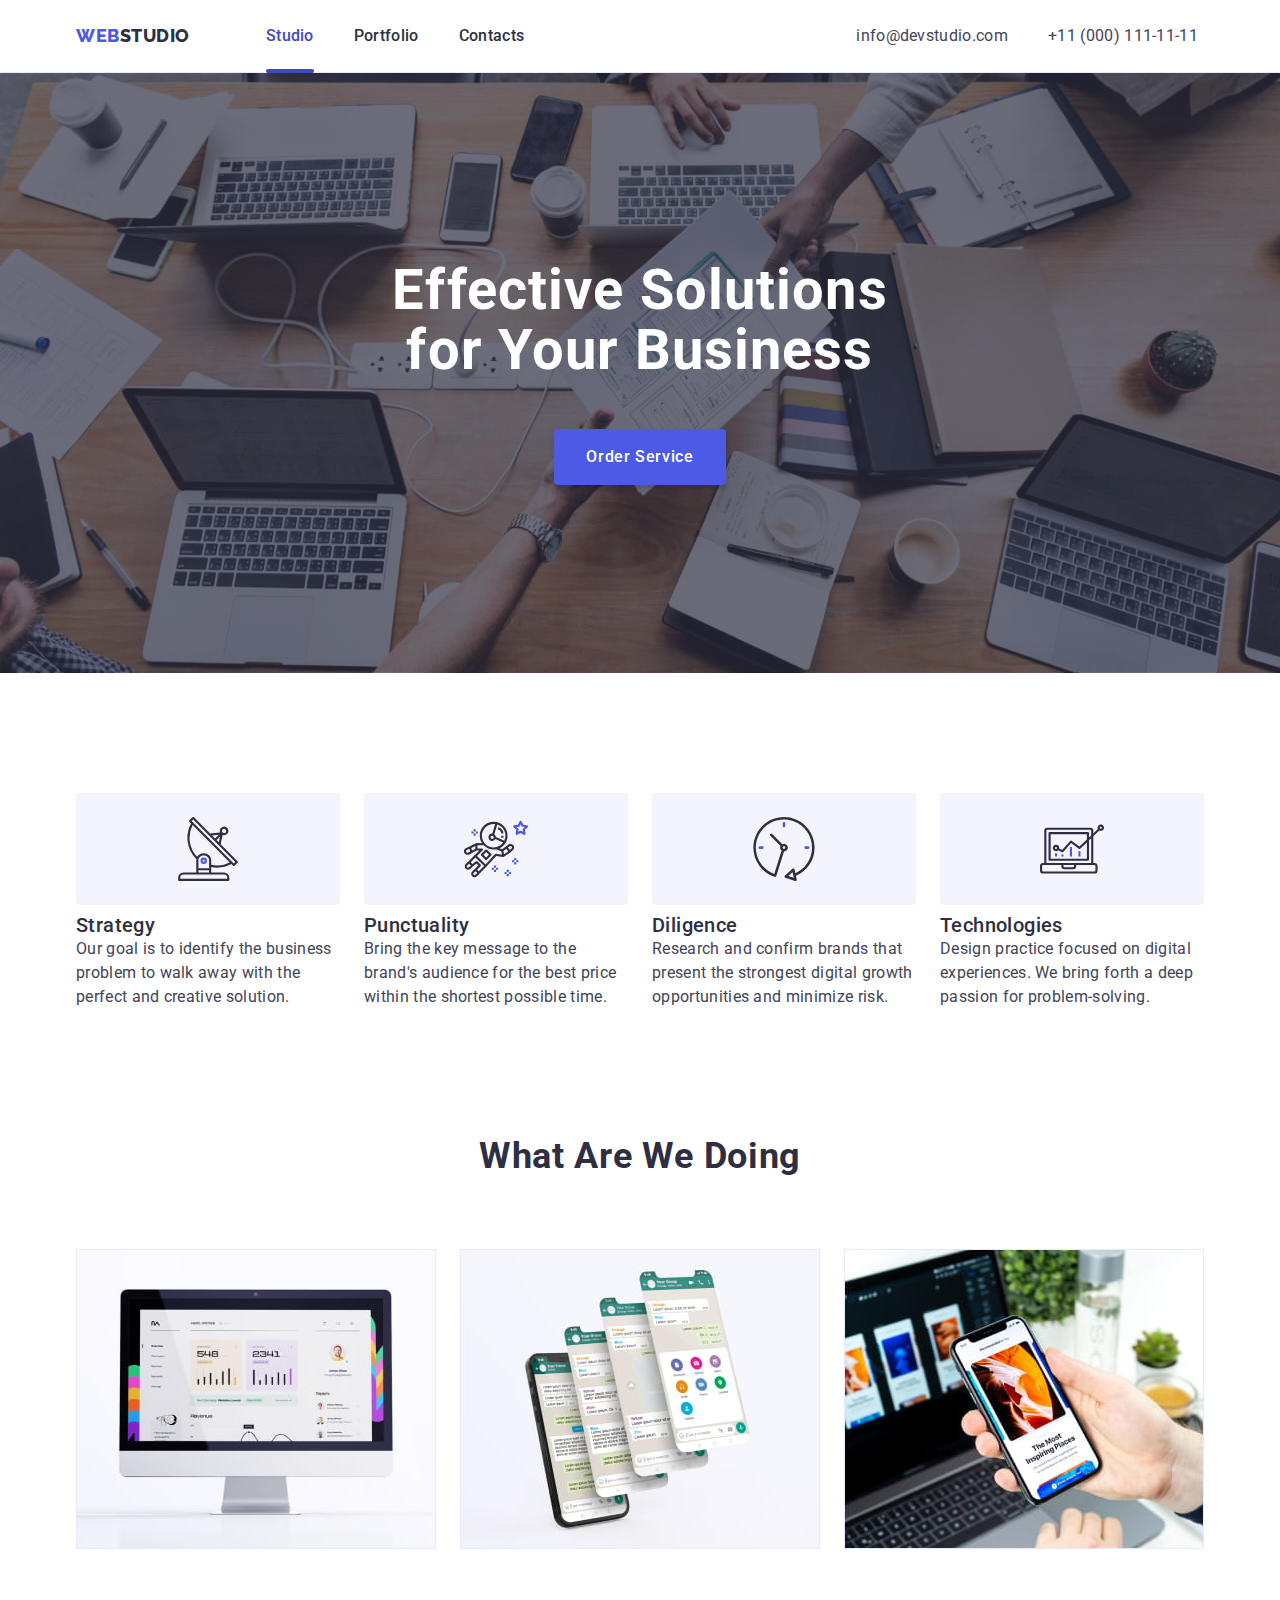
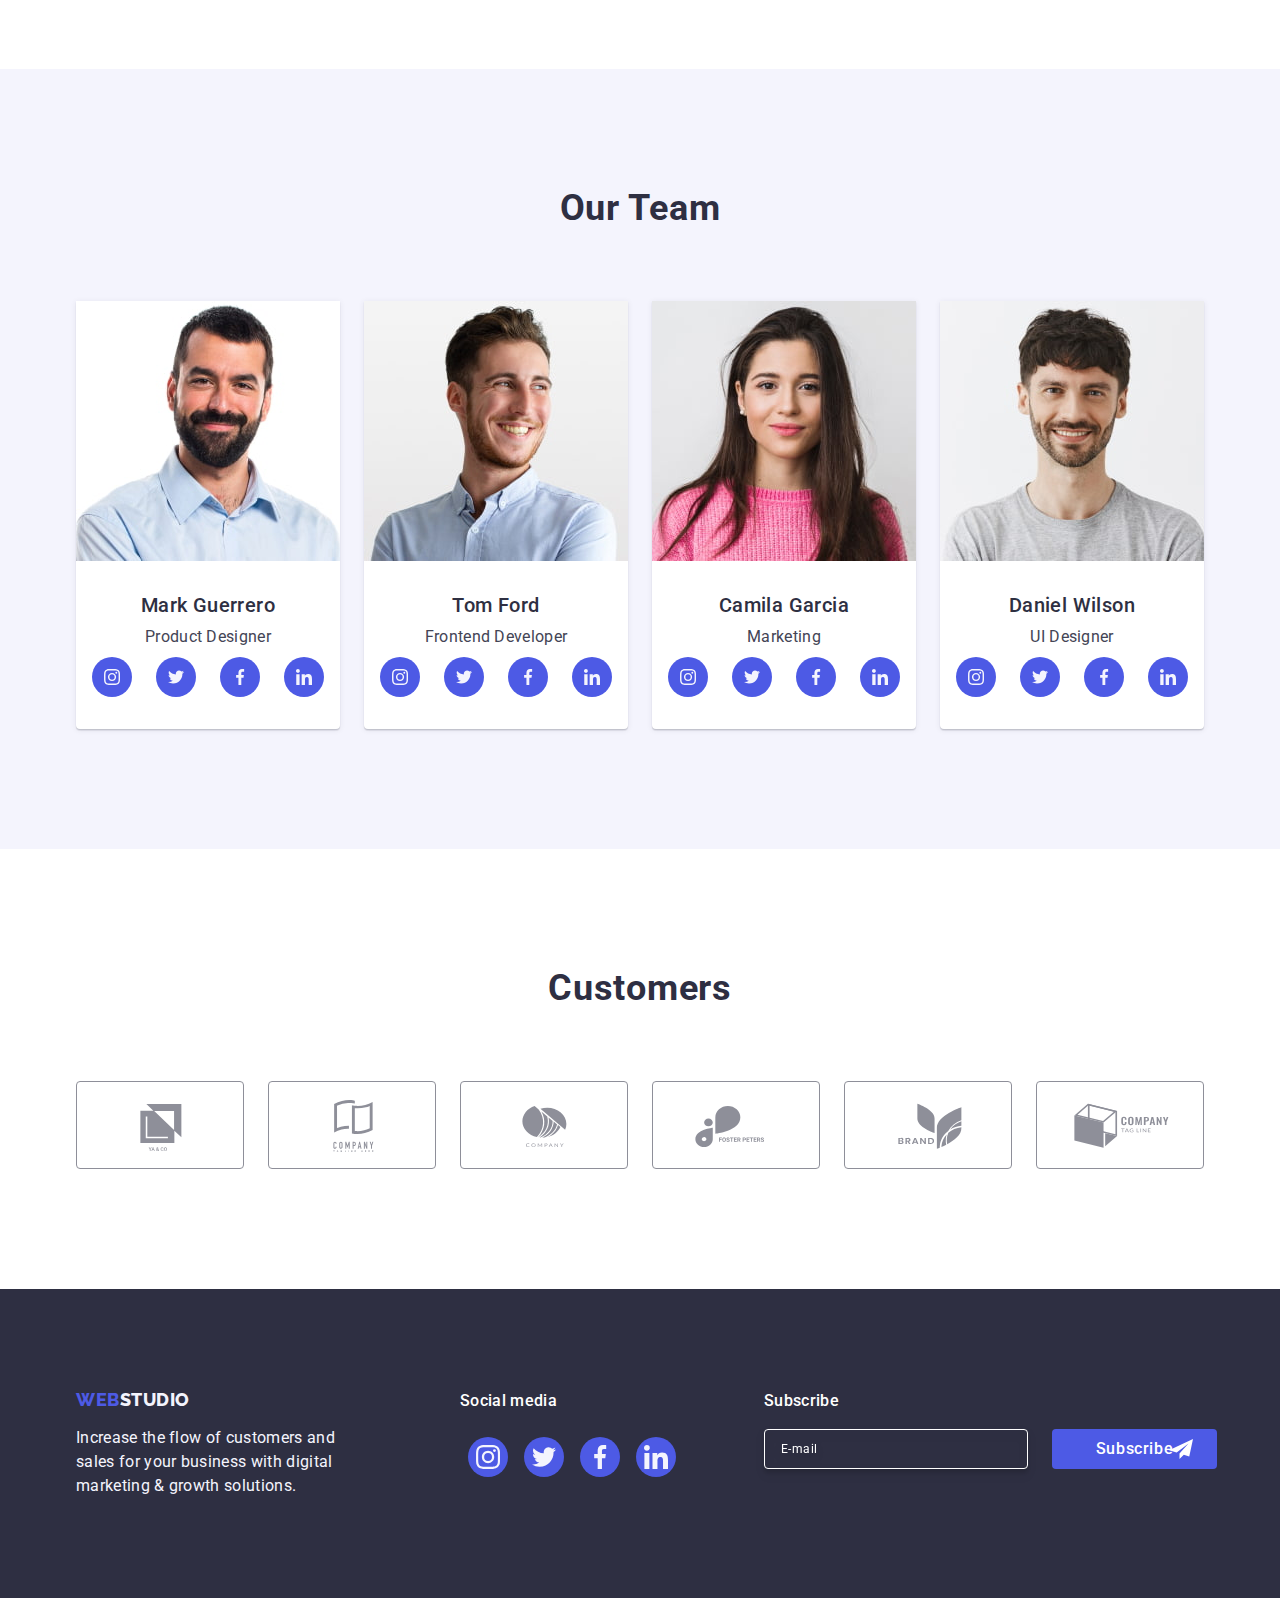
<file: index.html>
<!DOCTYPE html>
<html lang="en">
<head>
    <meta charset="UTF-8">
    <meta http-equiv="X-UA-Compatible" content="IE=edge">
    <meta name="viewport" content="width=device-width, initial-scale=1.0">
    <title>Document</title>
        <!-- Fonts -->
    <link rel="preconnect" href="https://fonts.googleapis.com">
    <link rel="preconnect" href="https://fonts.gstatic.com" crossorigin>
    <link href="https://fonts.googleapis.com/css2?family=Raleway:wght@800&family=Roboto:wght@400;500;700;900&display=swap"
        rel="stylesheet">
        <!-- Normalize -->
        <link rel="stylesheet" href="https://cdn.jsdelivr.net/npm/modern-normalize@2.0.0/modern-normalize.min.css">
        <!-- Custom styles -->
        <link href="./css/styles.css" rel="stylesheet">
</head>
<body class="page">
    <!-- Header section -->
    <header class="header">
        <div class="header-container container">
        <nav class="header-nav">
        <a class="header-logo link" href="./index.html">Web<span class="header-logo-studio">Studio</span></a>
       
       <ul class="nav-list">
        <li><a class="header-link link current" href="./index.html">Studio</a></li>
        <li><a class="header-link link" href="./portfolio.html">Portfolio</a></li>
        <li><a class="header-link link" href="">Contacts</a></li>
       </ul>
        </nav>

       <address class="contacts">
        <ul class="contacts-item" >
        <li class="contacts-items">
            <a class="contacts-link link" href="mailto:info@devstudio.com">info@devstudio.com</a>
        </li>
        <li class="contacts-items">
            <a class="contacts-link link" href="tel:+110001111111">+11 (000) 111-11-11</a>
        </li>
       </ul>
       </address>
        </div>
    </header>
    <!-- Main section -->
    <main class="main">
    <!-- Hero section -->
        <section class="hero-section">
            <div class="hero-container container">
            <h1 class="hero-title">Effective Solutions for Your Business</h1>
            <button class="hero-button" type="button" data-modal-open>Order Service</button>    
            </div>
        </section>
    <!-- Benefits section -->
        <section class="section-benefits">
            <div class="benefits-container container">
                <h2 class="visually-hidden">Lorem ipsum</h2>
                <ul class="benefits-item list" >
                    <li class="benefits-items">
                        <div class="benefits-link">
                            <svg class="benefits-icon" width="64" height="64">
                                <use href="./images/icons.svg#antenna"></use>
                            </svg>
                        </div>
                        <h3 class="benefits-title">Strategy</h3>
                        <p class="benefits-text">
                            Our goal is to identify the business
                        problem to walk away with the perfect and creative solution.
                        </p>
                    </li>
                    <li class="benefits-items">
                        <div class="benefits-link">
                            <svg class="benefits-icon" width="64" height="64">
                                <use href="./images/icons.svg#astronaut"></use>
                            </svg>
                        </div>
                        <h3 class="benefits-title">Punctuality</h3>
                        <p class="benefits-text">
                            Bring the key message to the brand's audience for the best price within the shortest possible time.
                        </p>
                    </li>
                    <li class="benefits-items">
                        <div class="benefits-link">
                            <svg class="benefits-icon" width="64" height="64">
                                <use href="./images/icons.svg#clock"></use>
                            </svg>
                        </div>
                        <h3 class="benefits-title">Diligence</h3>
                        <p class="benefits-text">
                            Research and confirm brands that present the strongest digital growth opportunities and minimize risk. 
                        </p>
                    </li>
                    <li class="benefits-items">
                        <div class="benefits-link">
                            <svg class="benefits-icon" width="64" height="64">
                                <use href="./images/icons.svg#diagram"></use>
                            </svg>
                        </div>
                        <h3 class="benefits-title">Technologies</h3>
                        <p class="benefits-text">
                            Design practice focused on digital experiences. We bring forth a deep passion for problem-solving.
                        </p>
                    </li>
                </ul>
            </div>
        </section>
    <!-- What are we doing section -->
        <section class="section-work">
            <div class="work-container container">
                <h2 class="work-title">What are we doing</h2>
                <ul class="work-item list">
                    <li class="work-items">
                <img src="./images/section-2/img-1.jpg" alt="computer screen" width="360" height="300">
                    </li>
                    <li class="work-items">
                <img src="./images/section-2/img-2.jpg" alt="phone with screenshots" width="360" height="300">
                    </li>
                    <li class="work-items">
                <img src="./images/section-2/img-3.jpg" alt="the phone on the background of the laptop" width="360" height="300">
                    </li>
                </ul>
            </div>
        </section>
    <!-- Our Team section -->
        <section class="section-team">
            <div class="team-container container">
                <h2 class="team-headline">Our Team</h2>
                <ul class="team-item list">
                    <li class="team-items">
                    <img class="team-img" src="./images/section-3/img-1.jpg" alt="Men" width="264" height="260">
                    <div class="team-text-container">
                    <h3 class="team-title">Mark Guerrero</h3>
                    <p class="team-text">Product Designer</p>
                    <ul class="team-icon-list">
                        <li class="team-icon-item">
                            <a class="team-link" href="" aria-label="Instagram"> 
                                <svg class="team-icon" width="16" height="16">
                                    <use href="./images/icons.svg#instagram"></use>
                                </svg>
                            </a>
                        </li>
                        <li class="team-icon-item">
                            <a class="team-link" href="" aria-label="Twitter">
                                <svg class="team-icon" width="16" height="16">
                                    <use href="./images/icons.svg#twitter"></use>
                                </svg>
                            </a>
                        </li>
                        <li class="team-icon-item">
                            <a class="team-link" href="" aria-label="Facebook"> 
                                <svg class="team-icon" width="16" height="16">
                                    <use href="./images/icons.svg#facebook"></use>
                                </svg>
                            </a>
                        </li>
                        <li class="team-icon-item">
                            <a class="team-link" href="" aria-label="Linkedin"> 
                                <svg class="team-icon" width="16" height="16">
                                    <use href="./images/icons.svg#linkedin"></use>
                                </svg>
                            </a>
                        </li>
                    </ul>
                    </div>
                    </li>
                    <li class="team-items">
                    <img class="team-img" src="./images/section-3/img-2.jpg" alt="Men" width="264" height="260">
                    <div class="team-text-container">
                    <h3 class="team-title">Tom Ford</h3>
                    <p class="team-text">Frontend Developer</p>
                    <ul class="team-icon-list">
                        <li class="team-icon-item">
                            <a class="team-link" href="" aria-label="Instagram">
                                <svg class="team-icon" width="16" height="16">
                                    <use href="./images/icons.svg#instagram"></use>
                                </svg>
                            </a>
                        </li>
                        <li class="team-icon-item">
                            <a class="team-link" href="" aria-label="Twitter">
                                <svg class="team-icon" width="16" height="16">
                                    <use href="./images/icons.svg#twitter"></use>
                                </svg>
                            </a>
                        </li>
                        <li class="team-icon-item">
                            <a class="team-link" href="" aria-label="Facebook">
                                <svg class="team-icon" width="16" height="16">
                                    <use href="./images/icons.svg#facebook"></use>
                                </svg>
                            </a>
                        </li>
                        <li class="team-icon-item">
                            <a class="team-link" href="" aria-label="Linkedin">
                                <svg class="team-icon" width="16" height="16">
                                    <use href="./images/icons.svg#linkedin"></use>
                                </svg>
                            </a>
                        </li>
                    </ul>
                    </div>
                    </li>
                    <li class="team-items">
                    <img class="team-img" src="./images/section-3/img-3.jpg" alt="Women" width="264" height="260">
                    <div class="team-text-container">
                    <h3 class="team-title">Camila Garcia</h3>
                    <p class="team-text">Marketing</p>
                    <ul class="team-icon-list">
                        <li class="team-icon-item">
                            <a class="team-link" href="" aria-label="Instagram">
                                <svg class="team-icon" width="16" height="16">
                                    <use href="./images/icons.svg#instagram"></use>
                                </svg>
                            </a>
                        </li>
                        <li class="team-icon-item">
                            <a class="team-link" href="" aria-label="Twitter">
                                <svg class="team-icon" width="16" height="16">
                                    <use href="./images/icons.svg#twitter"></use>
                                </svg>
                            </a>
                        </li>
                        <li class="team-icon-item">
                            <a class="team-link" href="" aria-label="Facebook">
                                <svg class="team-icon" width="16" height="16">
                                    <use href="./images/icons.svg#facebook"></use>
                                </svg>
                            </a>
                        </li>
                        <li class="team-icon-item">
                            <a class="team-link" href="" aria-label="Linkedin">
                                <svg class="team-icon" width="16" height="16">
                                    <use href="./images/icons.svg#linkedin"></use>
                                </svg>
                            </a>
                        </li>
                    </ul>
                    </div>
                    </li>
                    <li class="team-items">
                    <img class="team-img" src="./images/section-3/img-4.jpg" alt="Men" width="264" height="260">
                    <div class="team-text-container">
                    <h3 class="team-title">Daniel Wilson</h3>
                    <p class="team-text">UI Designer</p>
                    <ul class="team-icon-list">
                        <li class="team-icon-item">
                            <a class="team-link" href="" aria-label="Instagram">
                                <svg class="team-icon" width="16" height="16">
                                    <use href="./images/icons.svg#instagram"></use>
                                </svg>
                            </a>
                        </li>
                        <li class="team-icon-item">
                            <a class="team-link" href="" aria-label="Twitter">
                                <svg class="team-icon" width="16" height="16">
                                    <use href="./images/icons.svg#twitter"></use>
                                </svg>
                            </a>
                        </li>
                        <li class="team-icon-item">
                            <a class="team-link" href="" aria-label="Facebook">
                                <svg class="team-icon" width="16" height="16">
                                    <use href="./images/icons.svg#facebook"></use>
                                </svg>
                            </a>
                        </li>
                        <li class="team-icon-item">
                            <a class="team-link" href="" aria-label="Linkedin">
                                <svg class="team-icon" width="16" height="16">
                                    <use href="./images/icons.svg#linkedin"></use>
                                </svg>
                            </a>
                        </li>
                    </ul>
                    </div>
                    </li>
                </ul>
            </div>
        </section>
    <!-- Customer section -->
        <section class="customer-section">
            <div class="container">
                <h2 class="customer-title">Customers</h2>
                <ul class="customer-list">
                    <li class="customer-item">
                        <a class="customer-link" href="" aria-label="Logo-1">
                            <svg class="customer-icon" width="104" height="56">
                                <use href="./images/icons.svg#logo-1"></use>
                            </svg>
                        </a>
                    </li>
                    <li class="customer-item">
                        <a class="customer-link" href="" aria-label="Logo-2">
                            <svg class="customer-icon" width="104" height="56">
                                <use href="./images/icons.svg#logo-2"></use>
                            </svg>
                        </a>
                    </li>
                    <li class="customer-item">
                        <a class="customer-link" href="" aria-label="Logo-3">
                            <svg class="customer-icon" width="104" height="56">
                                <use href="./images/icons.svg#logo-3"></use>
                            </svg>
                        </a>
                    </li>
                    <li class="customer-item">
                        <a class="customer-link" href="" aria-label="Logo-4">
                            <svg class="customer-icon" width="104" height="56">
                                <use href="./images/icons.svg#logo-4"></use>
                            </svg>
                        </a>
                    </li>
                    <li class="customer-item">
                        <a class="customer-link" href="" aria-label="Logo-5">
                            <svg class="customer-icon" width="104" height="56">
                                <use href="./images/icons.svg#logo-5"></use>
                            </svg>
                        </a>
                    </li>
                    <li class="customer-item">
                        <a class="customer-link" href="" aria-label="Logo-6">
                            <svg class="customer-icon" width="104" height="56">
                                <use href="./images/icons.svg#logo-6"></use>
                            </svg>
                        </a>
                    </li>
                </ul>
            </div>
        </section>
    </main>
    <!-- Footer section -->
    <footer class="footer">
        <div class="footer-container container">
            <div class="information">
                <a class="footer-logo link" href="./index.html">Web<span class="footer-logo-studio">Studio</span></a>
                <p class="footer-text">
                    Increase the flow of customers and sales for your business with digital marketing & growth solutions.
                </p>
            </div>
            <div class="social-media">
                <p class="footer-media-text">
                    Social media
                </p>
                <ul class="footer-icon-list">
                    <li class="footer-icon-item">
                        <a class="footer-link" href="" aria-label="Instagram">
                            <svg class="footer-icon" width="24" height="24">
                                <use href="./images/icons.svg#instagram"></use>
                            </svg>
                        </a>
                    </li>
                    <li class="footer-icon-item">
                        <a class="footer-link" href="" aria-label="Twitter">
                            <svg class="footer-icon" width="24" height="24">
                                <use href="./images/icons.svg#twitter"></use>
                            </svg>
                        </a>
                    </li>
                    <li class="footer-icon-item">
                        <a class="footer-link" href="" aria-label="Facebook">
                            <svg class="footer-icon" width="24" height="24">
                                <use href="./images/icons.svg#facebook"></use>
                            </svg>
                        </a>
                    </li>
                    <li class="footer-icon-item">
                        <a class="footer-link" href="" aria-label="Linkedin">
                            <svg class="footer-icon" width="24" height="24">
                                <use href="./images/icons.svg#linkedin"></use>
                            </svg>
                        </a>
                    </li>
                </ul>
            </div>
            <div class="subscribe">
                <p class="footer-form-text">Subscribe</p>
                <form class="footer-form" name="subscribe_form">
                    <label class="footer-form-label">
                        <input  name="subscribe-user" class="footer-form-input" type="email" placeholder="E-mail">
                    </label>

                    <button class="footer-form-btn" type="submit">
                        Subscribe
                        <svg class="footer-form-icon" width="24" height="24">
                            <use href="./images/icons.svg#telegram"></use>
                        </svg>
                    </button>
                    
                </form>
            </div>
        </div>
    </footer>
    <!-- Modal window -->
    <div class="backdrop is-hidden" data-modal>
        <div class="modal">
            <button class="modal-btn" type="button" data-modal-close>
                <svg class="modal-icon" width="8" height="8">
                    <use href="./images/icons.svg#close-back"></use>
                </svg>
            </button>

            <p class="modal-caption">Leave your contacts and we will call you back</p>

            <form class="modal-form" name="hero_name">
                  
                <div class="modal-input-container">
                    <label class="modal-form-field" for="user-name">Name</label>
                    <div class="modal-form-imput-container">
                        <input class="modal-form-input" id="user-name" name="user-name" type="text">
                        <svg class="modal-form-icon" width="18" height="24">
                            <use href="./images/icons.svg#user"></use>
                        </svg>
                    </div>
                </div>

                <div class="modal-input-container">
                    <label class="modal-form-field" for="user-phone">Phone</label>
                    <div class="modal-form-imput-container">
                        <input class="modal-form-input" id="user-phone" name="user_phone" type="tel">
                        <svg class="modal-form-icon" width="18" height="24">
                            <use href="./images/icons.svg#phone"></use>
                        </svg>
                    </div>
                </div>

                <div class="modal-input-container">
                    <label class="modal-form-field" for="user-email">Email</label>
                    <div class="modal-form-imput-container">
                        <input class="modal-form-input" id="user-email" name="user_email" type="email">
                        <svg class="modal-form-icon" width="18" height="24">
                            <use href="./images/icons.svg#email"></use>
                        </svg>
                    </div>
                </div>

                <div class="modal-comment-container">
                    <label class="modal-form-field" for="user-comment">Comment</label>
                        <textarea class="modal-form-textarea" name="user-comment" id="user-comment" placeholder="Text input"></textarea>

                </div>

                <div class="modal-form-agreement">
                    <input class="modal-form-checkbox visually-hidden"  id="user-privacy" type="checkbox" value="true" name="user-privacy">
                    <label class="modal-form-checkbox-label" for="user-privacy">
                        <span class="modal-form-custom-checkbox">
                        <svg class="modal-form-checkbox-icon" width="10" height="8">
                            <use href="./images/icons.svg#icon-checked"></use>
                        </svg>
                        </span>
                        I accept the terms and conditions of the <a class="modal-form-link" href="">Privacy Policy</a>
                    </label>
                </div>

                <button class="hero-button" type="submit">Send</button>
            </form>
        </div>
    </div>


    <script src="./js/modal.js"></script>
</body>
</html>
</file>
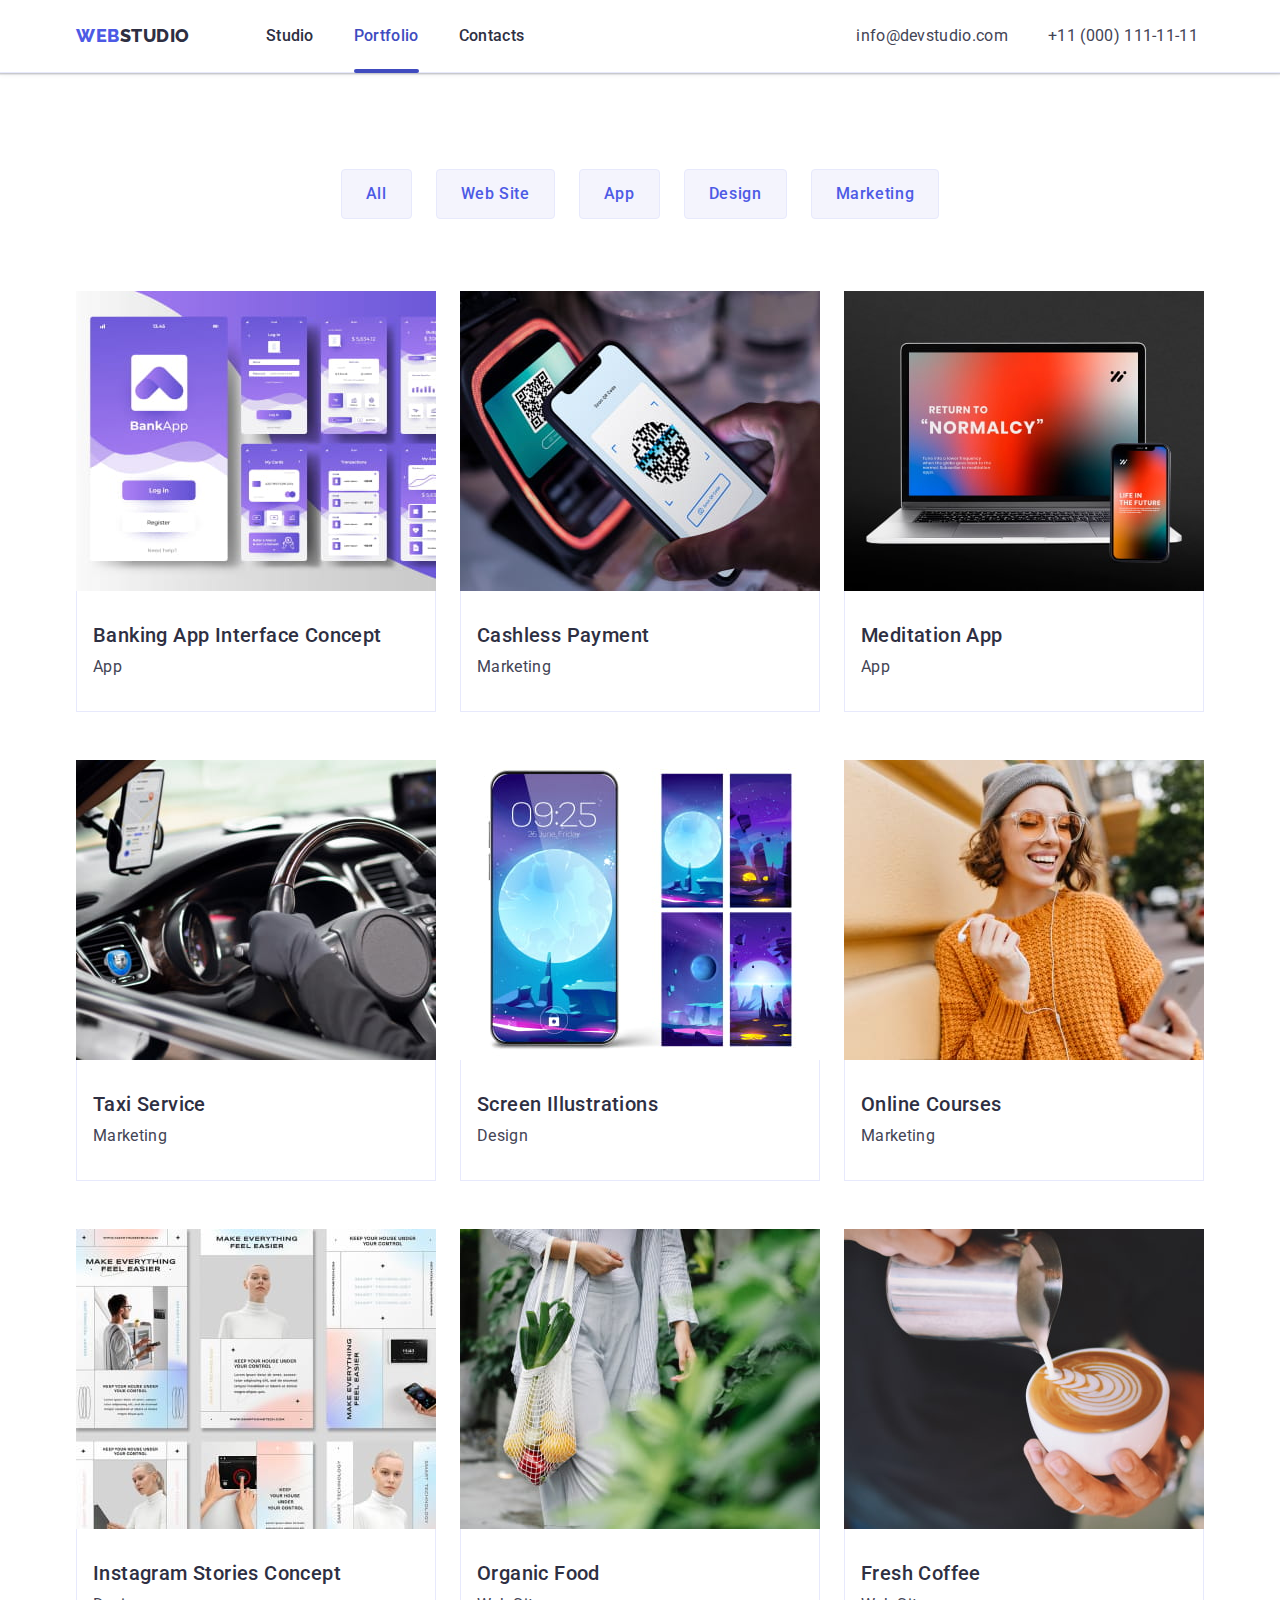
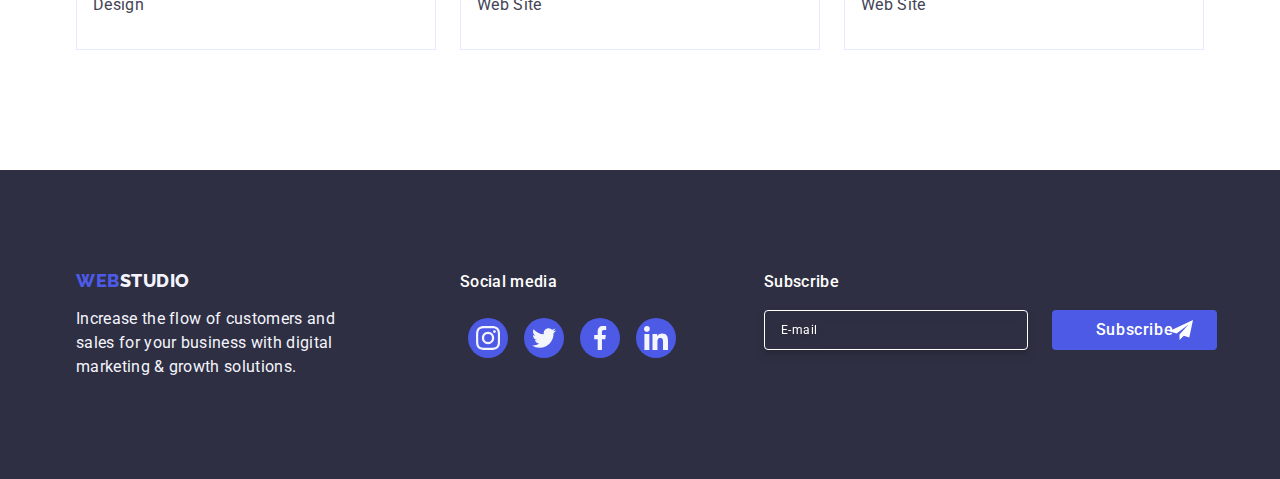
<file: portfolio.html>
<!DOCTYPE html>
<html lang="en">
<head>
    <meta charset="UTF-8">
    <meta name="viewport" content="width=device-width, initial-scale=1.0">
    <title>Document</title>
        <!-- Fonts -->
        <link rel="preconnect" href="https://fonts.googleapis.com">
        <link rel="preconnect" href="https://fonts.gstatic.com" crossorigin>
        <link href="https://fonts.googleapis.com/css2?family=Raleway:wght@800&family=Roboto:wght@400;500;700;900&display=swap"
             rel="stylesheet">
        <!-- Normalize -->
        <link rel="stylesheet" href="https://cdn.jsdelivr.net/npm/modern-normalize@2.0.0/modern-normalize.min.css">
        <!-- Custom styles -->
        <link href="./css/styles.css" rel="stylesheet">
</head>
<body class="page">
    <header class="header">
        <div class="header-container container">
            <nav class="header-nav">
                <a class="header-logo link" href="./index.html">Web<span class="header-logo-studio">Studio</span></a>
                <ul class="nav-list">
                    <li><a class="header-link link" href="./index.html">Studio</a></li>
                    <li><a class="header-link link current" href="./portfolio.html">Portfolio</a></li>
                    <li><a class="header-link link" href="">Contacts</a></li>
                </ul>
            </nav>
    
            <address class="contacts">
                <ul class="contacts-item">
                    <li class="contacts-items">
                        <a class="contacts-link link" href="mailto:info@devstudio.com">info@devstudio.com</a>
                    </li>
                    <li class="contacts-items">
                        <a class="contacts-link link" href="tel:+110001111111">+11 (000) 111-11-11</a>
                    </li>
                </ul>
            </address>
        </div>
    </header>
    <main>
<section class="section-main">
    <div class="portfolio-container container">
        <h1 class="visually-hidden">Lorem ipsum dolor sit.</h1>
        <ul class="filtr-list">
            <li class="filtr-item">
                <button class="filtr-button" type="button">All</button>
            </li>
            <li class="filtr-item">
                <button class="filtr-button" type="button">Web Site</button>
            </li>
            <li class="filtr-item">
                <button class="filtr-button" type="button">App</button>
            </li>
            <li class="filtr-item">
                <button class="filtr-button" type="button">Design</button>
            </li>
            <li class="filtr-item">
                <button class="filtr-button" type="button">Marketing</button>
            </li>

        </ul>
        <ul class="card-items">
                <li class="card-item">
                        <a class="card-link link" href="">
                            <div class="card-item-container">
                                <img src="./images/page-2/img-1.jpg" alt="Banking  Interface" width="360" height="300">
                                <p class="overlay overlay-text">
                                    14 Stylish and User-Friendly App Design Concepts · Task Manager App · Calorie Tracker App · Exotic Fruit Ecommerce App ·
                                    Cloud Storage App
                                </p>
                            </div>
                            <div class="text-border">
                                <h2 class="filtr-title">Banking App Interface Concept</h2>
                                <p class="filtr-text">App</p>
                            </div>
                        </a>
                </li>
                <li class="card-item">
                    <a class="card-link link" href="">
                    <div class="card-item-container">
                        <img src="./images/page-2/img-2.jpg" alt="Payment by phone" width="360" height="300">
                        <p class="overlay overlay-text">
                            14 Stylish and User-Friendly App Design Concepts · Task Manager App · Calorie Tracker App · Exotic Fruit Ecommerce App ·
                            Cloud Storage App
                        </p>
                    </div>
                    <div class="text-border">
                    <h2 class="filtr-title">Cashless Payment</h2>
                    <p class="filtr-text">Marketing</p>
                    </div>
                    </a>
                </li>

                <li class="card-item">
                    <a class="card-link link" href="">
                    <div class="card-item-container">
                        <img src="./images/page-2/img-3.jpg" alt="Meditation App" width="360" height="300">
                        <p class="overlay overlay-text">
                            14 Stylish and User-Friendly App Design Concepts · Task Manager App · Calorie Tracker App · Exotic Fruit Ecommerce App ·
                            Cloud Storage App
                        </p>
                    </div>
                    <div class="text-border">
                    <h2 class="filtr-title">Meditation App</h2>
                    <p class="filtr-text">App</p>
                    </div>
                    </a>
                </li>
            
                <li class="card-item">
                    <a class="card-link link" href="">
                    <div class="card-item-container">
                        <img src="./images/page-2/img-4.jpg" alt="Taxi Service" width="360" height="300">
                        <p class="overlay overlay-text">
                            14 Stylish and User-Friendly App Design Concepts · Task Manager App · Calorie Tracker App · Exotic Fruit Ecommerce App ·
                            Cloud Storage App
                        </p>
                    </div>
                    <div class="text-border">
                    <h2 class="filtr-title">Taxi Service</h2>
                    <p class="filtr-text">Marketing</p>
                    </div>
                    </a>
                </li>
        
                <li class="card-item">
                    <a class="card-link link" href="">
                    <div class="card-item-container">
                        <img src="./images/page-2/img-5.jpg" alt="Illustrations for the theme of the telephone" width="360" height="300">
                        <p class="overlay overlay-text">
                            14 Stylish and User-Friendly App Design Concepts · Task Manager App · Calorie Tracker App · Exotic Fruit Ecommerce App ·
                            Cloud Storage App
                        </p>
                    </div>
                    <div class="text-border">
                    <h2 class="filtr-title">Screen Illustrations</h2>  
                    <p class="filtr-text">Design</p>
                    </div>    
                    </a>
                </li>
            
                <li class="card-item">
                    <a class="card-link link" href="">
                    <div class="card-item-container">
                        <img src="./images/page-2/img-6.jpg" alt="Online Courses" width="360" height="300">
                        <p class="overlay overlay-text">
                            14 Stylish and User-Friendly App Design Concepts · Task Manager App · Calorie Tracker App · Exotic Fruit Ecommerce App ·
                            Cloud Storage App
                        </p>
                    </div>
                    <div class="text-border">
                    <h2 class="filtr-title">Online Courses</h2>
                    <p class="filtr-text">Marketing</p>
                    </div>    
                    </a>
                </li>
            
                <li class="card-item">
                    <a class="card-link link" href="">
                    <div class="card-item-container">
                        <img src="./images/page-2/img-7.jpg" alt="Instagram Stories layouts" width="360" height="300">
                        <p class="overlay overlay-text">
                            14 Stylish and User-Friendly App Design Concepts · Task Manager App · Calorie Tracker App · Exotic Fruit Ecommerce App ·
                            Cloud Storage App
                        </p>
                    </div>
                    <div class="text-border">
                    <h2 class="filtr-title">Instagram Stories Concept</h2>
                    <p class="filtr-text">Design</p>
                    </div>    
                    </a>
                </li>
    
                <li class="card-item">
                    <a class="card-link link" href="">
                    <div class="card-item-container">
                        <img src="./images/page-2/img-8.jpg" alt="Organic Food" width="360" height="300">
                        <p class="overlay overlay-text">
                            14 Stylish and User-Friendly App Design Concepts · Task Manager App · Calorie Tracker App · Exotic Fruit Ecommerce App ·
                            Cloud Storage App
                        </p>
                    </div>
                    <div class="text-border">
                    <h2 class="filtr-title">Organic Food</h2>
                    <p class="filtr-text">Web Site</p>
                    </div>    
                    </a>
                </li>
            
                <li class="card-item">
                    <a class="card-link link" href="">
                        <div class="card-item-container">
                            <img src="./images/page-2/img-9.jpg" alt="Fresh Coffee" width="360" height="300">
                            <p class="overlay overlay-text">
                                14 Stylish and User-Friendly App Design Concepts · Task Manager App · Calorie Tracker App · Exotic Fruit Ecommerce App ·
                                Cloud Storage App
                            </p>
                        </div>
                        <div class="text-border">
                            <h2 class="filtr-title">Fresh Coffee</h2>  
                            <p class="filtr-text">Web Site</p>
                        </div>    
                    </a>
                </li>

        </ul>
    </div>
</section>

    </main>

    <footer class="footer">
        <div class="footer-container container">
            <div class="information">
                <a class="footer-logo link" href="./index.html">Web<span class="footer-logo-studio">Studio</span></a>
                <p class="footer-text">
                    Increase the flow of customers and sales for your business with digital marketing & growth solutions.
                </p>
            </div>
            <div class="social-media">
                <p class="footer-media-text">
                    Social media
                </p>
                <ul class="footer-icon-list">
                    <li class="footer-icon-item">
                        <a class="footer-link" href="" aria-label="Instagram">
                            <svg class="footer-icon" width="24" height="24">
                                <use href="./images/icons.svg#instagram"></use>
                            </svg>
                        </a>
                    </li>
                    <li class="footer-icon-item">
                        <a class="footer-link" href="" aria-label="Twitter">
                            <svg class="footer-icon" width="24" height="24">
                                <use href="./images/icons.svg#twitter"></use>
                            </svg>
                        </a>
                    </li>
                    <li class="footer-icon-item">
                        <a class="footer-link" href="" aria-label="Facebook">
                            <svg class="footer-icon" width="24" height="24">
                                <use href="./images/icons.svg#facebook"></use>
                            </svg>
                        </a>
                    </li>
                    <li class="footer-icon-item">
                        <a class="footer-link" href="" aria-label="Linkedin">
                            <svg class="footer-icon" width="24" height="24">
                                <use href="./images/icons.svg#linkedin"></use>
                            </svg>
                        </a>
                    </li>
                </ul>
            </div>
            <div class="subscribe">
                <p class="footer-form-text">Subscribe</p>
                <form class="footer-form" name="subscribe_form">
                    <label class="footer-form-label">
                        <input name="subscribe-user" class="footer-form-input" type="email" placeholder="E-mail">
                    </label>
            
                    <button class="footer-form-btn" type="submit">
                        Subscribe
                        <svg class="footer-form-icon" width="24" height="24">
                            <use href="./images/icons.svg#telegram"></use>
                        </svg>
                    </button>
            
                </form>
            </div>
        </div>
    </footer>
</body>
</html>
</file>
<file: css/styles.css>
*,
*::before,
*::after {
    box-sizing: border-box;
}

h1,h2,h3,h4,h5,h6,p{
    margin-top: 0;
    margin-bottom: 0;
}

ul{
    margin-top: 0;
    margin-bottom: 0;
    padding-left: 0;
    list-style-type: none;
}

img{
    display: block;
}

:root {
    --brand-color:#434455;
    --primary-white-color: #ffffff;
    --title-color:#2e2f42;
    --primary-accent-color:#4D5AE5;
    --secondary-accent-color:#404BBF;
    --secondary-white-color:#F4F4FD;
    --bg-color:#2E2F42;
    --bg-btn-color:#4D5AE5;
    --bg-white-color: #ffffff;
    --filtr-btn-color:#E7E9FC;
    --lightslate: #8E8F99;
    --green: #31D0AA;
    
}

.container{
    width: 1158px;
    margin: 0 auto;
    padding: 0 15px;
}

.page {
    font-family: "Roboto", sans-serif;
    color:var(--brand-color);
    background-color: var(--bg-white-color);
    height: 100%;
}

.header-link.current{
    color: var(--secondary-accent-color);
}

.header-link.current::after{
    content: "";
    color: var(--secondary-accent-color);
    border-radius: 2px;
    background-color: var(--secondary-accent-color);
    width: 100%;
    height: 4px;
    position: absolute;
    bottom: 0;
    left: 0;
    bottom: -1px;
}

     /* Header styles */
.header{
    border-bottom: 1px solid #E7E9FC;
    background-color: #ffffff;
    display: flex;
    justify-content:flex-start;
    align-items: center;
    flex-shrink: 0;
    box-shadow: 0px 2px 1px rgba(46, 47, 66, 0.08),
        0px 1px 1px rgba(46, 47, 66, 0.16),
        0px 1px 6px rgba(46, 47, 66, 0.08);
}

.header-container{
    display: flex;
}

.header-nav{
    display: flex;
    align-items: center;
} 

.header-logo {
    font-family:"Raleway",sans-serif;
    font-weight: 800;
    font-size: 18px;
    line-height: 1.17;
    letter-spacing: 0.03em;
    text-transform: uppercase;
    color: var(--primary-accent-color);
    display: flex;
    height: 24px;
    align-items: center;
    flex-shrink: 0;
    margin-right: 76px;
}

.link{
    text-decoration: none;
}

.header-logo-studio{
    color:var(--title-color);
}

.nav-list{
    display: flex;
    gap: 40px;
    align-items: center;
    margin-right: 332px;
}
    
.header-link {
    display: flex;
    font-weight: 500;
    line-height: 1.5;
    letter-spacing: 0.02em;
    color: var(--title-color);
    padding:24px 0;
    position: relative;
    transition: color 250ms cubic-bezier(0.4, 0, 0.2, 1);
}

.header-link:hover,
.header-link:focus{
    color:var(--secondary-accent-color);
}

.contacts{
    font-style:normal;
}

.contacts-item{
    display: flex;
    gap: 40px;
    align-items: center;
}

.contacts-link {
    display: flex;
    line-height: 1.5;
    letter-spacing: 0.02em;
    color:var(--brand-color);
    list-style-type:none;
    padding: 24px 0;
    transition: color 250ms cubic-bezier(0.4, 0, 0.2, 1);
} 

.contacts-link:hover,
.contacts-link:focus{
    color: var(--secondary-accent-color);
}

/* Hero styles */

.hero-section {
    max-width: 1440px;
    margin: 0 auto;
    background-color: var(--bg-color);
    background-image: linear-gradient(rgba(46, 47, 66, 0.7),
    rgba(46, 47, 66, 0.7)), url(../images/people-office-1.jpg);
    background-repeat: no-repeat;
    background-size: cover;
    background-position: center;
    flex-shrink: 0;
    padding: 188px 0;

}
    
.hero-title {
    font-size: 56px;
    line-height: 1.07;
    text-align: center;
    letter-spacing: 0.02em;
    color:var(--primary-white-color);
    max-width: 496px;
    margin-right: auto;
    margin-left: auto;
    padding-bottom: 48px;
}
    
.hero-button {
    font-family: "Roboto", sans-serif;
    background-color: var(--bg-btn-color);
    font-size: 16px;
    cursor: pointer;
    font-weight: 500;
    line-height: 1.5;
    letter-spacing:0.04em;
    color:var(--primary-white-color);
    border-radius: 4px;
    box-shadow: 0px 4px 4px 0px rgba(0, 0, 0, 0.15);
    display: block;
    min-width: 169px;
    padding: 16px 32px;
    border: none;
    align-items: flex-start;
    gap: 10px;
    margin-right: auto;
    margin-left: auto;
    transition: background-color 250ms cubic-bezier(0.4, 0, 0.2, 1);
}


.hero-button:hover,
.hero-button:focus{
    background-color:var(--secondary-accent-color);
}

/* Benefits styles */

.visually-hidden {
    position: absolute;
    width: 1px;
    height: 1px;
    margin: -1px;
    border: 0;
    padding: 0;

    white-space: nowrap;
    clip-path: inset(100%);
    clip: rect(0 0 0 0);
    overflow: hidden;
}

.section-benefits{
    padding: 120px 0;
}
.benefits-title {
    font-weight: 500;
    font-size: 20px;
    line-height: 1.2;
    letter-spacing: 0.02em;
    color:var(--title-color);
}

.benefits-item{
    display: flex;
    gap: 24px;

}

.benefits-items{
    width: calc((100% - 72px) / 4);
}

.benefits-text {
    line-height: 1.5;
    letter-spacing: 0.02em;
    color:var(--brand-color);
}

.benefits-link{
    display: flex;
    justify-content: center;
    align-items: center;
    width: 264px;
    height: 112px;
    border-radius: 4px;
    background: var(--secondary-white-color);
    margin-bottom: 8px;
}

.benefits-container{
    margin-bottom: 8px;
}

/* Work styles */
.section-work{
    flex-shrink: 0;
    padding-bottom: 120px;
}


.work-title{
    font-size: 36px;
    line-height: 1.11;
    text-align: center;
    letter-spacing: 0.02em;
    text-transform: capitalize;
    color: var(--title-color); 
    margin-bottom: 72px;
}

.work-item{
    display: flex;
    gap: 24px;
}

.work-items{
    width: calc((100% - 48px) / 3);
}


/* Team styles */
.team-headline{
    font-size: 36px;
    line-height: 1.11;
    text-align: center;
    letter-spacing: 0.02em;
    text-transform: capitalize;
    color: var(--title-color);
    background-color: var(--secondary-white-color);
    margin-bottom: 72px;
}

.section-team{
    background-color: var(--secondary-white-color);
    flex-shrink: 0;
    padding: 120px 0;

}
    
 .team-title {
    font-weight: 500;
    font-size: 20px;
    line-height: 1.2;
    text-align: center;
    letter-spacing: 0.02em;
    color:var(--title-color);
    margin-bottom: 8px;
}

.team-items{
    width: calc((100% - 72px) / 4);
    background-color: var(--primary-white-color);
    border-radius: 0px 0px 4px 4px;
    width: 264px; 
    box-shadow: 0px 2px 1px 0px rgba(46, 47, 66, 0.08), 0px 1px 1px 0px rgba(46, 47, 66, 0.16), 0px 1px 6px 0px rgba(46, 47, 66, 0.08);
    
}

.team-item{
    display: flex;
    gap: 24px;
}

.team-text-container{
    padding: 32px 0;

}
    
.team-text {
    line-height: 1.5;
    text-align: center;
    letter-spacing: 0.02em;
    color:var(--brand-color);
    margin-bottom: 8px;
}

.team-icon-list{
    display: flex;
    justify-content: center;
    gap: 24px;
}

.team-link{
    display: flex;
    justify-content: center;
    align-items: center;
    width: 40px;
    height: 40px;
    background-color: var(--bg-btn-color);
    border-radius: 50%;
    transition: background-color 250ms cubic-bezier(0.4, 0, 0.2, 1);
}

.team-icon{
    fill: var(--secondary-white-color);
}

.team-link:hover,
.team-link:focus{
    background-color: var(--secondary-accent-color);
}

/* Footer styles */
.footer {
    background-color: var(--bg-color);
    flex-shrink: 0;
    padding: 100px 0;
}

.footer-container{
    display: flex;
    align-items: baseline;
}

.information{
    margin-right: 120px;
} 

.footer-logo{
    font-family: "Raleway", sans-serif;
    font-weight: 800;
    font-size: 18px;
    line-height: 1.17;
    letter-spacing: 0.03em;
    text-transform: uppercase;
    color: var(--primary-accent-color);
    display: inline-block;
    margin-bottom: 16px;
}

.footer-logo-studio {
    color:var(--secondary-white-color);
}

.footer-text {
    line-height: 1.5;
    letter-spacing: 0.02em;
    color:var(--secondary-white-color);
    flex-shrink: 0;
    width: 264px;
}

.footer-media-text{
    color: var(--primary-white-color);
    font-weight: 500;
    line-height: 1.5;
    letter-spacing: 0.32px;
    margin-bottom: 16px;
}

.footer-icon-list {
    display: flex;
    justify-content: center;
    gap: 16px;
    padding: 8px;
}

.footer-link {
    display: flex;
    justify-content: center;
    align-items: center;
    width: 40px;
    height: 40px;
    background-color: var(--bg-btn-color);
    border-radius: 50%;
    transition: background-color 250ms cubic-bezier(0.4, 0, 0.2, 1);
}

.footer-icon {
    fill: var(--secondary-white-color);
}

.footer-link:hover,
.footer-link:focus{
    background-color: var(--green);
}

.subscribe{
    padding-left: 80px;
}

.footer-form{
    display: flex;
    gap: 24px;
    position: relative;
}

.footer-form-text{
    display: block;
    margin-bottom: 16px;
    font-weight: 500;
    line-height: 1.5;
    letter-spacing: 0.32px;
    color: var(--bg-white-color);
}

.footer-form-input{
    font-size: 12px;
    line-height: 1.5;
    letter-spacing: 0.04em;
    width: 264px;
    height: 40px;
    flex-shrink: 0;
    background-color: transparent;
    padding: 8px 16px;
    outline: transparent;
    color: var(--bg-white-color);

    border-radius: 4px;
    border: 1px solid var(--bg-white-color);
    box-shadow: 0px 4px 4px 0px rgba(0, 0, 0, 0.15);
    filter: drop-shadow(0px 4px 4px rgba(0, 0, 0, 0.15));

    transition: border-color 250ms cubic-bezier(0.4, 0, 0.2, 1) ;
}

.footer-form-input::placeholder{
    color: var(--bg-white-color);
}

.footer-form-input:focus{
    border-color: var(--bg-btn-color);
}


.footer-form-btn{
    display: inline-flex;
    justify-content: center;
    align-items: center;
    padding: 8px 24px;
    gap: 16px;
    border-radius: 4px;
    background-color: var(--bg-btn-color);
    border: none;
    min-width: 165px;
    cursor: pointer;

    color: var(--bg-white-color);
    text-align: center;
    font-weight: 500;
    line-height: 1.5;
    letter-spacing: 0.64px;

    transition: background-color 250ms cubic-bezier(0.4, 0, 0.2, 1);
}

.footer-form-btn:hover,
.footer-form-btn:focus{
    background-color: var(--secondary-accent-color);
}

.footer-form-icon{
    margin-left: 16px;
    position: absolute;
    right: 24px;
    bottom: 8px;
    fill: var(--bg-white-color); 
}

 /* Portfolio styles */

 .section-main{
    padding-top: 96px;
    padding-bottom: 120px;
    margin: 0 auto;

 }

.filtr-list{
    display: flex;
    justify-content: center;
    align-items: flex-start;
    gap: 24px;
    list-style-type: none;
    margin-bottom: 72px;
}

.filtr-button{
    font-family: "Roboto", sans-serif;
    font-size: 16px;
    font-weight: 500;
    line-height: 1.5;
    text-align: center;
    letter-spacing:0.04em;
    color:var(--bg-btn-color);
    cursor: pointer;
    background-color: var(--secondary-white-color);
    display: flex;
    padding: 12px 24px;
    align-items: flex-start;
    border-radius: 4px;
    border: 1px solid var(--filtr-btn-color);
    transition: color 250ms cubic-bezier(0.4, 0, 0.2, 1),
        background-color 250ms cubic-bezier(0.4, 0, 0.2, 1),
        border-color 250ms cubic-bezier(0.4, 0, 0.2, 1),
        box-shadow 250ms cubic-bezier(0.4, 0, 0.2, 1);;
}

.filtr-button:hover,
.filtr-button:focus{
    color: var(--bg-white-color);
    border: 1px solid transparent;
    background-color: var(--secondary-accent-color);
    box-shadow: 0px 2px 2px 0px rgba(0, 0, 0, 0.12), 0px 2px 1px 0px rgba(0, 0, 0, 0.08), 0px 3px 1px 0px rgba(0, 0, 0, 0.10);
}    

.filtr-title {
    font-weight: 500;
    font-size: 20px;
    line-height: 1.2;
    letter-spacing: 0.02em;
    color: var(--title-color);
    margin-bottom: 8px;
    transition: color 250ms cubic-bezier(0.4, 0, 0.2, 1); 
}

.filtr-title:hover,
.filtr-title:focus{
    color: var(--secondary-accent-color);
}

.text-border {
    border: 1px solid #E7E9FC;
    border-top: none;
    padding: 32px 16px;
}

.filtr-text {
    line-height: 1.5;
    letter-spacing: 0.02em;
    color:var(--brand-color);
}

.card-items{
    display: flex;
    flex-wrap: wrap;
    column-gap: 24px;
    row-gap: 48px;
    list-style-type: none;
}

.card-link{
    display: block;
    transition: box-shadow 250ms cubic-bezier(0.4, 0, 0.2, 1);
}

.card-link:hover,
.card-link:focus{
    box-shadow: 0px 1px 6px rgba(46, 47, 66, 0.08),
        0px 1px 1px rgba(46, 47, 66, 0.16),
        0px 2px 1px rgba(46, 47, 66, 0.08);
}

.card-item{
    width: calc((100% - 48px) / 3);
    transition: box-shadow 250ms cubic-bezier(0.4, 0, 0.2, 1);
}

.card-item:hover{
    box-shadow: 0px 2px 2px 0px rgba(0, 0, 0, 0.12), 0px 2px 1px 0px rgba(0, 0, 0, 0.08), 0px 3px 1px 0px rgba(0, 0, 0, 0.10);
}

/* Customer styes */

.customer-section{
    padding: 120px 0;
}

 .customer-title{
    color: var(--navyblue, #2E2F42);
        text-align: center;
        font-family: Roboto;
        font-size: 36px;
        font-weight: 700;
        line-height: 1.11;
        letter-spacing: 0.72px;
        text-transform: capitalize;
        margin-bottom: 72px;
} 

.customer-list {
    display: flex;
    justify-content: center;
    gap: 24px; 
}

.customer-link {
    display: flex;
    justify-content: center;
    align-items: center;
    width: 168px;
    height: 88px;
    border: 1px solid #8E8F99;
    border-radius: 4px;
    transition: border-color 250ms cubic-bezier(0.4, 0, 0.2, 1),color 250ms cubic-bezier(0.4, 0, 0.2, 1);
    color: var(--lightslate);
}

.customer-icon {
    fill:currentColor;
    transition: fill 250ms cubic-bezier(0.4, 0, 0.2, 1);
}

.customer-link:hover,
.customer-link:focus{
    border-color: var(--secondary-accent-color);
    color: var(--secondary-accent-color);
}

.customer-link:hover .customer-icon{
    fill:var(--secondary-accent-color);
}

/* Modal styles */

.backdrop {
    position: fixed;
    top: 0;
    left: 0;
    width: 100%;
    height: 100%;
    background-color: rgba(46, 47, 66, 0.40);
    transition: opacity 250ms cubic-bezier(0.4, 0, 0.2, 1), visibility 250ms cubic-bezier(0.4, 0, 0.2, 1);;
}

.backdrop.is-hidden{
    opacity: 0;
    pointer-events: none;
    visibility: hidden;

}

.backdrop.is-hidden .modal{
    opacity: 0;
    transform: translateX(-50%) translateY(-70%);
}

.modal {
    position: absolute;
    top: 50%;
    left: 50%;

    transform: translateX(-50%) translateY(-50%)scale(1);

    width: 408px;
    min-height: 584px;
    padding: 72px 24px 24px 24px;

    flex-shrink: 0;
    border-radius: 4px;
    background:  #FCFCFC;
    box-shadow: 0px 2px 1px 0px rgba(0, 0, 0, 0.20), 0px 1px 3px 0px rgba(0, 0, 0, 0.12), 0px 1px 1px 0px rgba(0, 0, 0, 0.14);

    transition: transform 250ms cubic-bezier(0.4, 0, 0.2, 1);
}

.modal-btn{
    position: absolute;
    top: 24px;
    right: 24px;

    display: flex;
    justify-content: center;
    align-items: center;

    padding: 0;
    width: 24px;
    height: 24px;
    cursor: pointer;
    border-radius: 50%;
    border: none;
    background-color: #E7E9FC;
    border: 1px solid rgba(0, 0, 0, 0.1);
    transition: background-color 250ms cubic-bezier(0.4, 0, 0.2, 1), border 250ms cubic-bezier(0.4, 0, 0.2, 1);
}

.modal-btn:hover,
.modal-btn:focus{
    background-color: var(--secondary-accent-color);
    border: none;
}

.modal-icon{
    transition: fill 250ms cubic-bezier(0.4, 0, 0.2, 1);
}

.modal-btn:hover .modal-icon,
.modal-btn:focus .modal-icon{
    fill:#ffffff;
}

.modal-caption{
    display: block;
    width: 360px;
    color: var(--bg-color);
    text-align: center;
    font-weight: 500;
    line-height: 1.5;
    letter-spacing: 0.32px;
    margin-bottom: 16px;
}

.modal-input-container{
    margin-bottom: 8px;
}

.modal-form-field {
    display: block;
    margin-bottom: 4px;
    font-size: 12px;
    line-height: 1.17;
    letter-spacing: 0.04em;
    color: var(--lightslate);
}

.modal-form-imput-container{
    position: relative;
}

.modal-form-label {
    display: block;
    margin-bottom: 4px;

    color: var(--lightslate);
    font-size: 12px;
    line-height: 1.16;
    letter-spacing: 0.48px;
}

.modal-form-input {
    width: 100%;
    height: 40px;
    font-size: 18px;
    padding-left: 38px;
    border-radius: 4px;
    border: 1px solid rgba(46, 47, 66, 0.4);
    outline: transparent;
    background-color: transparent;

    transition:border-color 250ms cubic-bezier(0.4, 0, 0.2, 1);
}

.modal-form-input:focus{
    border-color: var(--bg-btn-color);
}

.modal-form-icon{
    position: absolute;
    left: 16px;
    top: 50%;
    fill: var(--bg-color);
    transform: translateY(-50%);
    transition: fill 250ms cubic-bezier(0.4, 0, 0.2, 1) ;
}

.modal-form-input:focus + .modal-form-icon{
    fill: var(--bg-btn-color);
}

.modal-comment-container{
    margin-bottom: 16px;
}

.modal-form-textarea{
    width: 100%;
    height: 120px;
    font-size: 12px;
    line-height: 1.17;
    letter-spacing: 0.04em;
    color: rgba(46, 47, 66, 0.4);
    border: 1px solid rgba(46, 47, 66, 0.4);
    border-radius: 4px;
    background-color: transparent;
    padding: 8px 16px;
    outline: transparent;
    resize: none;
    transition: border-color 250ms cubic-bezier(0.4, 0, 0.2, 1);
}

.modal-form-textarea:focus{
    border-color: #4D5AE5;
}

.modal-form-comment{
    width: 100%;
    height: 120px;
    padding: 8px 16px;
    resize: none;

    font-size: 12px;
    line-height: 1.16;
    letter-spacing: 0.48px;
    color: rgba(46, 47, 66, 0.40);

    outline: transparent;
    border-radius: 4px;
    border: 1px solid rgba(46, 47, 66, 0.40);
}

.modal-form-comment::placeholder{
    color: currentColor;
}

.modal-form-agreement {
    margin-bottom: 24px;
}

.modal-form-checkbox-label{
    font-size: 12px;
    line-height: 1.17;
    letter-spacing: 0.04em;
    color: var(--lightslate);
}

.modal-form-checkbox:checked + .modal-form-checkbox-label 
.modal-form-custom-checkbox {
    background-color:var(--secondary-accent-color) ;
    border: none;
    fill: var(--secondary-white-color);
}

.modal-form-checkbox:checked + .modal-form-custom-checkbox 
.modal-form-checkbox-icon{
    opacity: 1;
}

.modal-form-custom-checkbox {
    display: inline-flex;
    justify-content: center;
    align-items: center;
    
    width: 16px;
    height: 16px;
    fill: transparent;
    border-radius: 2px;
    border: 1px solid rgba(46, 47, 66, 0.40);

    transition: background-color 250ms cubic-bezier(0.4, 0, 0.2, 1), border 250ms cubic-bezier(0.4, 0, 0.2, 1), fill 250ms cubic-bezier(0.4, 0, 0.2, 1);
}

.modal-form-agreement-desc {
    color: var(--lightslate);
    font-size: 12px;
    line-height: 1.16;
    letter-spacing: 0.48px;
    user-select: none;
}

.modal-form-link {
    color: var(--bg-btn-color);
}

/* Overlay text */

.overlay-text{
    line-height: 1.5;
    letter-spacing: 0.32px;
    color: var(--secondary-white-color);
    padding:40px 32px;

}

.overlay{
    width: 100%;
    height: 100%;

    transform: translateY(100%);
    transition: transform 250ms cubic-bezier(0.4, 0, 0.2, 1);


    position: absolute;
    top: 0;
    left: 0;
    background-color: var(--bg-btn-color);
}

.card-item-container{
    position: relative;
    overflow: hidden;
}

.card-link:hover .overlay,
.card-link:focus .overlay{
    transform: translateY(0%);
}
</file>
